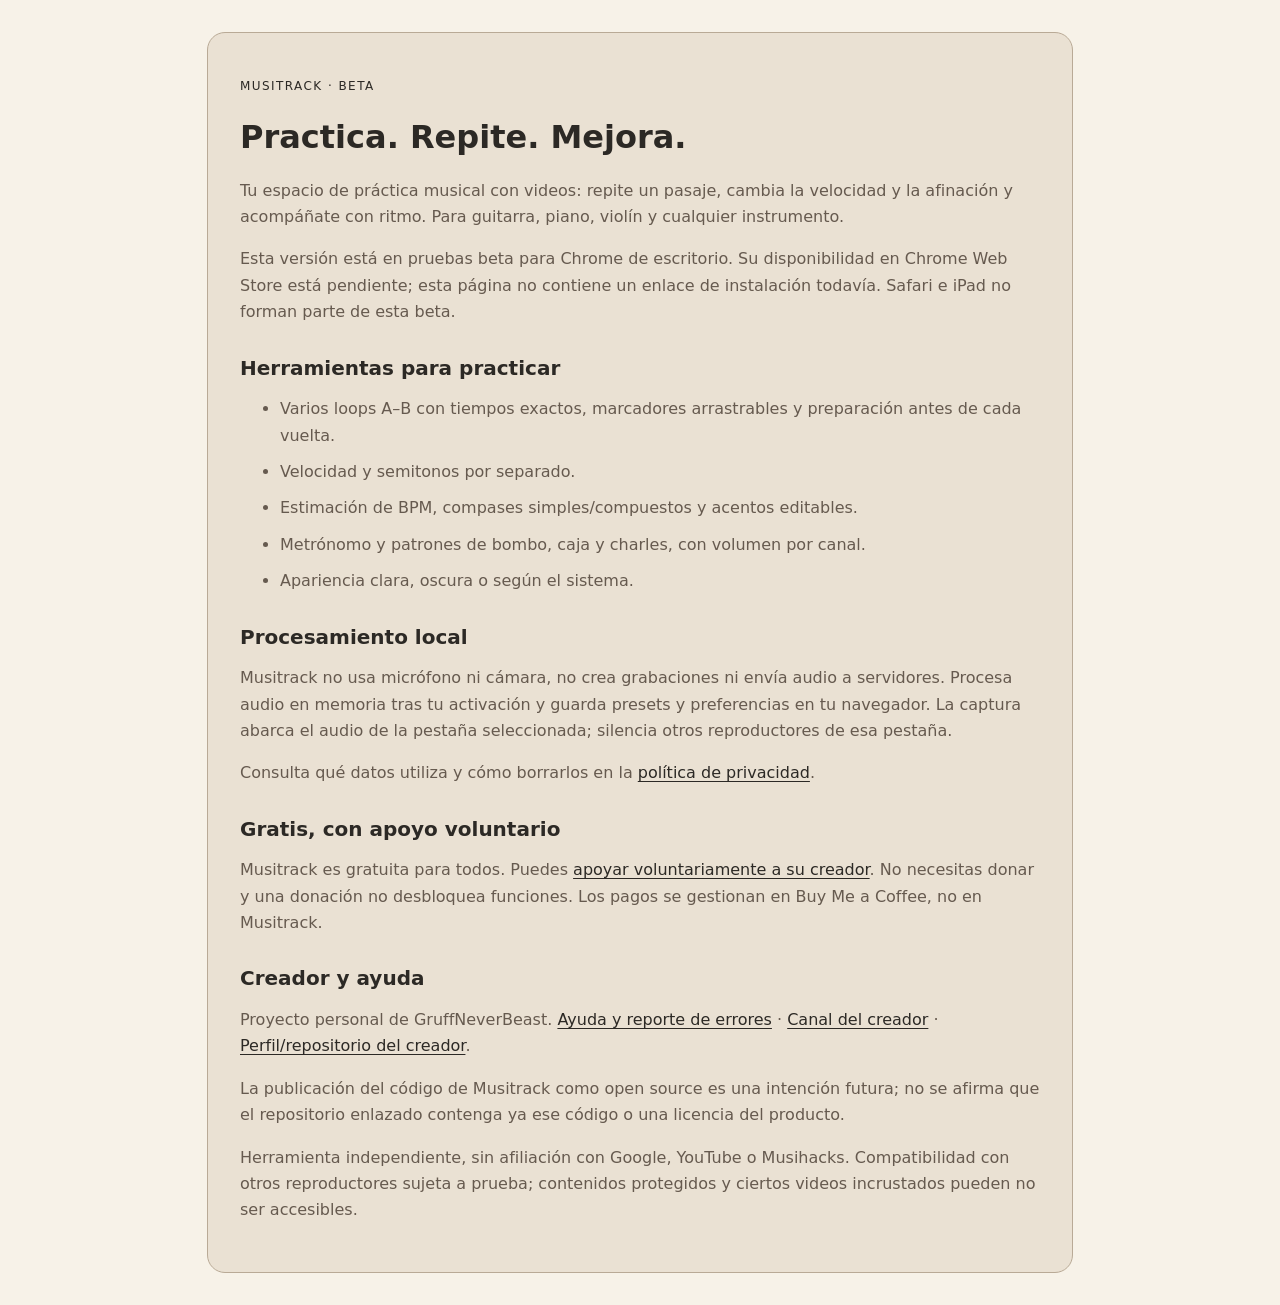
<file: index.html>
<!doctype html>
<html lang="es">
<head><meta charset="utf-8"><meta name="viewport" content="width=device-width,initial-scale=1"><title>Musitrack — práctica musical</title><meta name="description" content="Musitrack BETA: loops, afinación, velocidad, metrónomo y caja de ritmos para practicar música con videos."><link rel="stylesheet" href="pages.css"><link rel="stylesheet" href="appearance.css"></head>
<body><main>
<p class="eyebrow">MUSITRACK · BETA</p><h1>Practica. Repite. Mejora.</h1>
<p>Tu espacio de práctica musical con videos: repite un pasaje, cambia la velocidad y la afinación y acompáñate con ritmo. Para guitarra, piano, violín y cualquier instrumento.</p>
<p>Esta versión está en pruebas beta para Chrome de escritorio. Su disponibilidad en Chrome Web Store está pendiente; esta página no contiene un enlace de instalación todavía. Safari e iPad no forman parte de esta beta.</p>
<h2>Herramientas para practicar</h2><ul><li>Varios loops A–B con tiempos exactos, marcadores arrastrables y preparación antes de cada vuelta.</li><li>Velocidad y semitonos por separado.</li><li>Estimación de BPM, compases simples/compuestos y acentos editables.</li><li>Metrónomo y patrones de bombo, caja y charles, con volumen por canal.</li><li>Apariencia clara, oscura o según el sistema.</li></ul>
<h2>Procesamiento local</h2><p>Musitrack no usa micrófono ni cámara, no crea grabaciones ni envía audio a servidores. Procesa audio en memoria tras tu activación y guarda presets y preferencias en tu navegador. La captura abarca el audio de la pestaña seleccionada; silencia otros reproductores de esa pestaña.</p><p>Consulta qué datos utiliza y cómo borrarlos en la <a href="privacy.html">política de privacidad</a>.</p>
<h2>Gratis, con apoyo voluntario</h2><p>Musitrack es gratuita para todos. Puedes <a href="https://buymeacoffee.com/GruffNeverBeast" target="_blank" rel="noopener noreferrer">apoyar voluntariamente a su creador</a>. No necesitas donar y una donación no desbloquea funciones. Los pagos se gestionan en Buy Me a Coffee, no en Musitrack.</p>
<h2>Creador y ayuda</h2><p>Proyecto personal de GruffNeverBeast. <a href="support.html">Ayuda y reporte de errores</a> · <a href="https://www.youtube.com/@Grufneverbeast1000years" target="_blank" rel="noopener noreferrer">Canal del creador</a> · <a href="https://github.com/GruffNeverBeast/GruffNeverBeast" target="_blank" rel="noopener noreferrer">Perfil/repositorio del creador</a>.</p><p>La publicación del código de Musitrack como open source es una intención futura; no se afirma que el repositorio enlazado contenga ya ese código o una licencia del producto.</p>
<p>Herramienta independiente, sin afiliación con Google, YouTube o Musihacks. Compatibilidad con otros reproductores sujeta a prueba; contenidos protegidos y ciertos videos incrustados pueden no ser accesibles.</p>
</main><script src="appearance.js"></script></body></html>
</file>
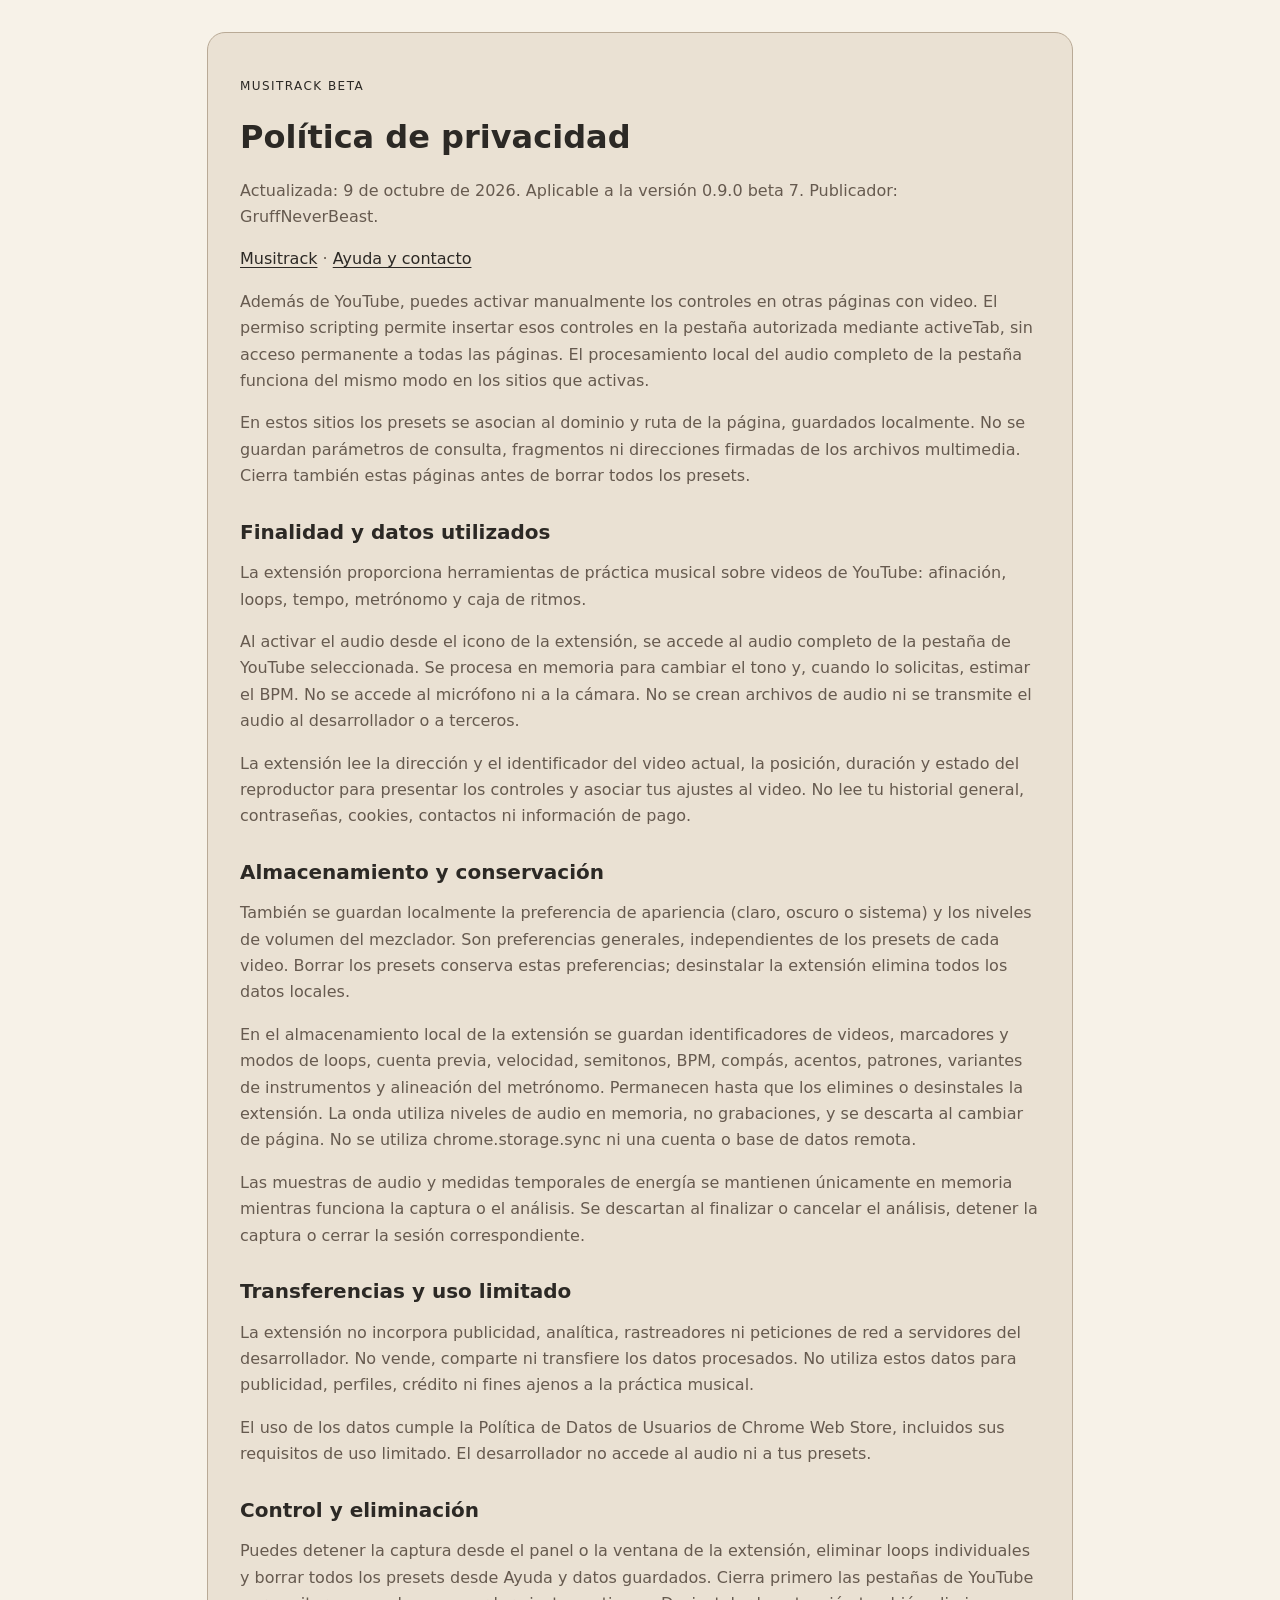
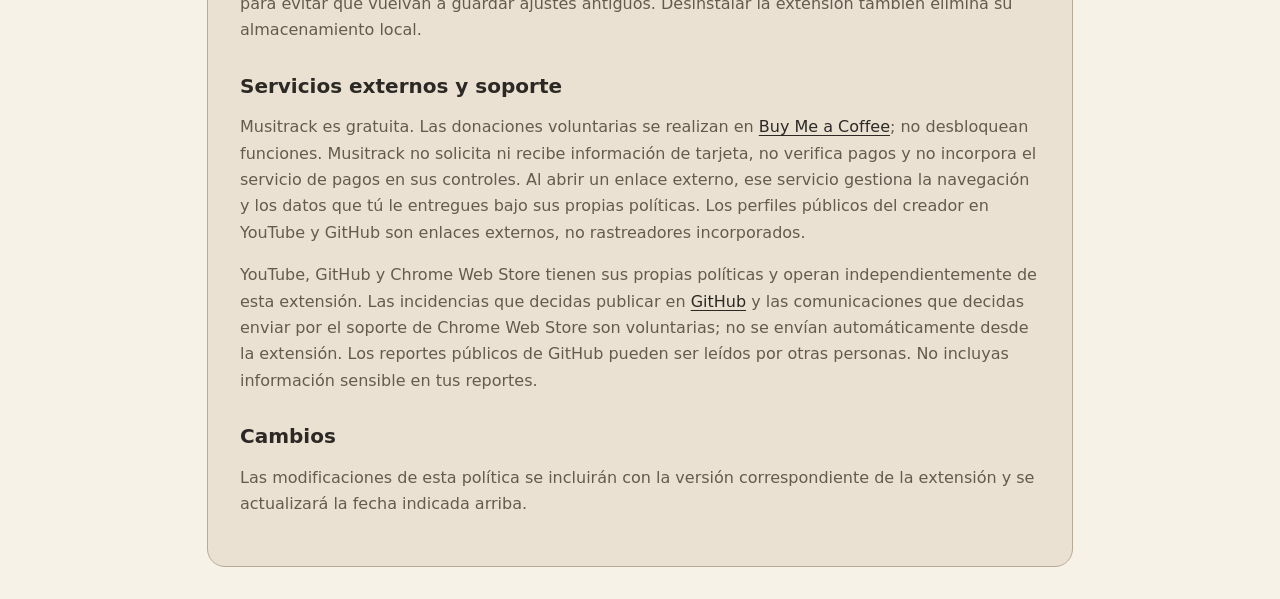
<file: privacy.html>
<!doctype html>
<html lang="es">
<head><meta charset="utf-8"><meta name="viewport" content="width=device-width, initial-scale=1"><title>Privacidad — Musitrack BETA</title><link rel="stylesheet" href="pages.css"><link rel="stylesheet" href="appearance.css"></head>
<body><main>
<p class="eyebrow">MUSITRACK BETA</p>
<h1>Política de privacidad</h1><p>Actualizada: 9 de octubre de 2026. Aplicable a la versión 0.9.0 beta 7. Publicador: GruffNeverBeast.</p><p><a href="index.html">Musitrack</a> · <a href="support.html">Ayuda y contacto</a></p>
<p>Además de YouTube, puedes activar manualmente los controles en otras páginas con video. El permiso scripting permite insertar esos controles en la pestaña autorizada mediante activeTab, sin acceso permanente a todas las páginas. El procesamiento local del audio completo de la pestaña funciona del mismo modo en los sitios que activas.</p>
<p>En estos sitios los presets se asocian al dominio y ruta de la página, guardados localmente. No se guardan parámetros de consulta, fragmentos ni direcciones firmadas de los archivos multimedia. Cierra también estas páginas antes de borrar todos los presets.</p>
<h2>Finalidad y datos utilizados</h2>
<p>La extensión proporciona herramientas de práctica musical sobre videos de YouTube: afinación, loops, tempo, metrónomo y caja de ritmos.</p>
<p>Al activar el audio desde el icono de la extensión, se accede al audio completo de la pestaña de YouTube seleccionada. Se procesa en memoria para cambiar el tono y, cuando lo solicitas, estimar el BPM. No se accede al micrófono ni a la cámara. No se crean archivos de audio ni se transmite el audio al desarrollador o a terceros.</p>
<p>La extensión lee la dirección y el identificador del video actual, la posición, duración y estado del reproductor para presentar los controles y asociar tus ajustes al video. No lee tu historial general, contraseñas, cookies, contactos ni información de pago.</p>
<h2>Almacenamiento y conservación</h2>
<p>También se guardan localmente la preferencia de apariencia (claro, oscuro o sistema) y los niveles de volumen del mezclador. Son preferencias generales, independientes de los presets de cada video. Borrar los presets conserva estas preferencias; desinstalar la extensión elimina todos los datos locales.</p>
<p>En el almacenamiento local de la extensión se guardan identificadores de videos, marcadores y modos de loops, cuenta previa, velocidad, semitonos, BPM, compás, acentos, patrones, variantes de instrumentos y alineación del metrónomo. Permanecen hasta que los elimines o desinstales la extensión. La onda utiliza niveles de audio en memoria, no grabaciones, y se descarta al cambiar de página. No se utiliza chrome.storage.sync ni una cuenta o base de datos remota.</p>
<p>Las muestras de audio y medidas temporales de energía se mantienen únicamente en memoria mientras funciona la captura o el análisis. Se descartan al finalizar o cancelar el análisis, detener la captura o cerrar la sesión correspondiente.</p>
<h2>Transferencias y uso limitado</h2>
<p>La extensión no incorpora publicidad, analítica, rastreadores ni peticiones de red a servidores del desarrollador. No vende, comparte ni transfiere los datos procesados. No utiliza estos datos para publicidad, perfiles, crédito ni fines ajenos a la práctica musical.</p>
<p>El uso de los datos cumple la Política de Datos de Usuarios de Chrome Web Store, incluidos sus requisitos de uso limitado. El desarrollador no accede al audio ni a tus presets.</p>
<h2>Control y eliminación</h2>
<p>Puedes detener la captura desde el panel o la ventana de la extensión, eliminar loops individuales y borrar todos los presets desde Ayuda y datos guardados. Cierra primero las pestañas de YouTube para evitar que vuelvan a guardar ajustes antiguos. Desinstalar la extensión también elimina su almacenamiento local.</p>
<h2>Servicios externos y soporte</h2>
<p>Musitrack es gratuita. Las donaciones voluntarias se realizan en <a href="https://buymeacoffee.com/GruffNeverBeast" target="_blank" rel="noopener noreferrer">Buy Me a Coffee</a>; no desbloquean funciones. Musitrack no solicita ni recibe información de tarjeta, no verifica pagos y no incorpora el servicio de pagos en sus controles. Al abrir un enlace externo, ese servicio gestiona la navegación y los datos que tú le entregues bajo sus propias políticas. Los perfiles públicos del creador en YouTube y GitHub son enlaces externos, no rastreadores incorporados.</p>
<p>YouTube, GitHub y Chrome Web Store tienen sus propias políticas y operan independientemente de esta extensión. Las incidencias que decidas publicar en <a href="https://github.com/GruffNeverBeast/musitrack-site/issues" target="_blank" rel="noopener noreferrer">GitHub</a> y las comunicaciones que decidas enviar por el soporte de Chrome Web Store son voluntarias; no se envían automáticamente desde la extensión. Los reportes públicos de GitHub pueden ser leídos por otras personas. No incluyas información sensible en tus reportes.</p>
<h2>Cambios</h2><p>Las modificaciones de esta política se incluirán con la versión correspondiente de la extensión y se actualizará la fecha indicada arriba.</p>
</main><script src="appearance.js"></script></body></html>
</file>
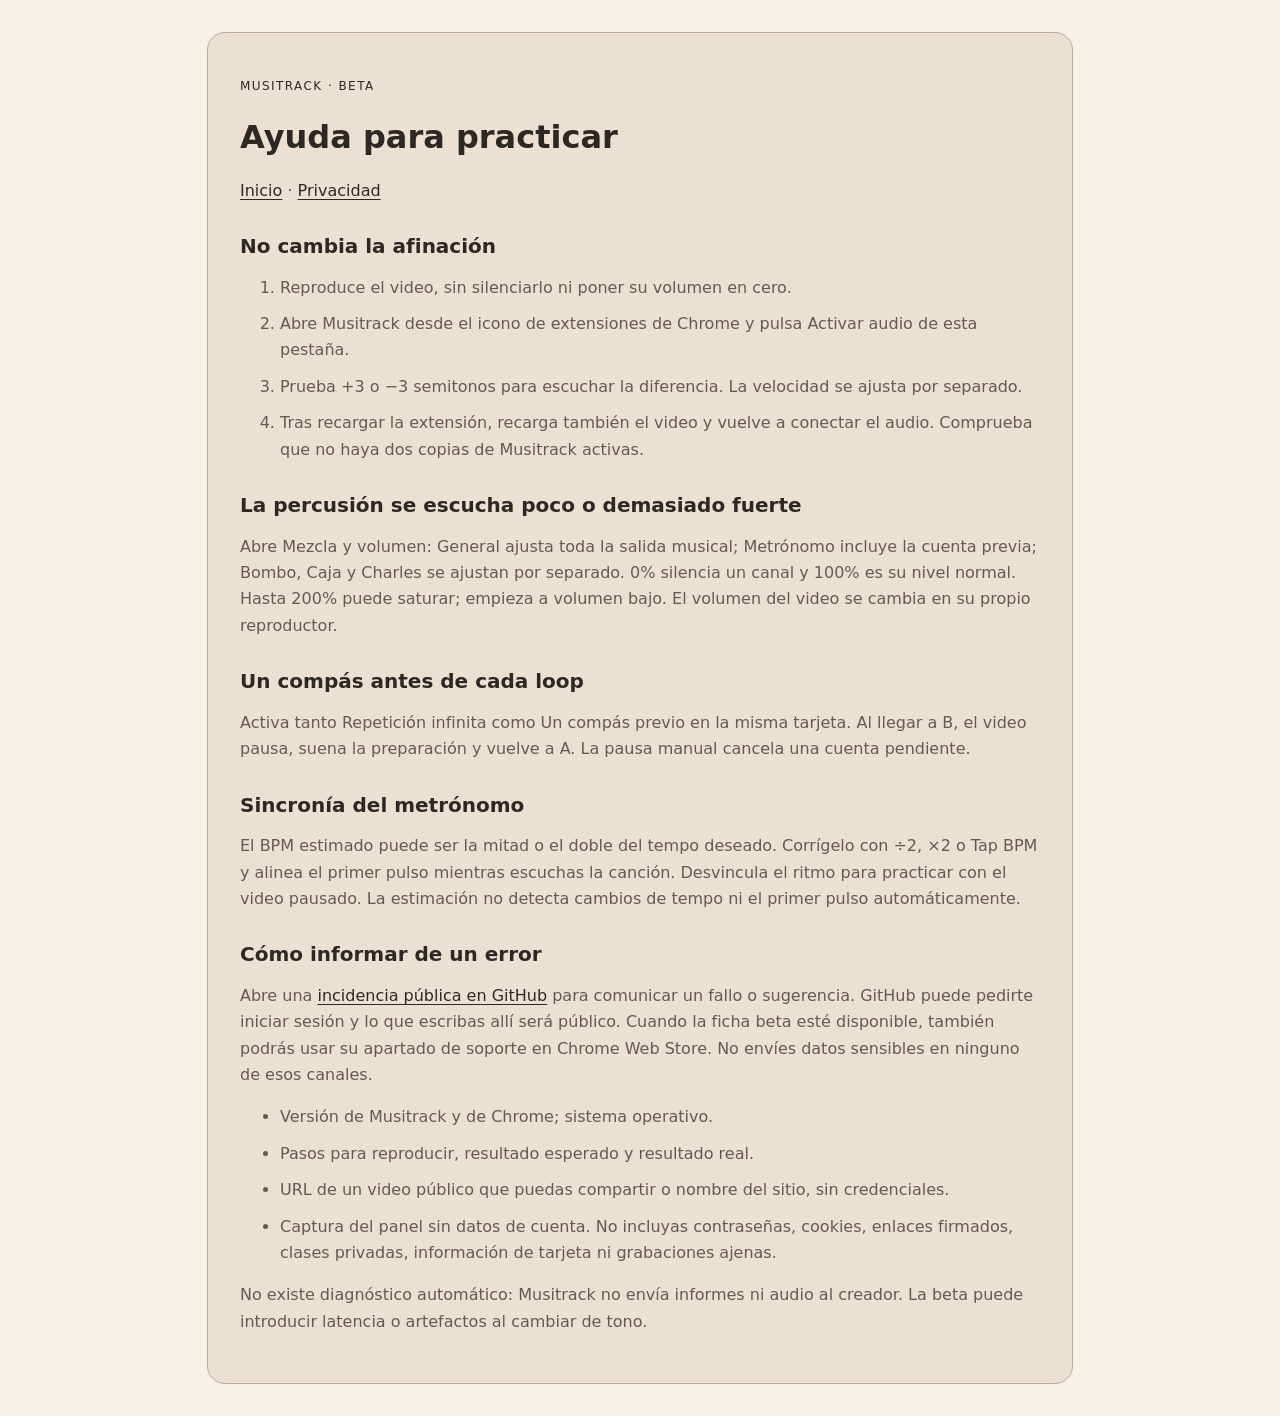
<file: support.html>
<!doctype html><html lang="es"><head><meta charset="utf-8"><meta name="viewport" content="width=device-width,initial-scale=1"><title>Ayuda — Musitrack</title><link rel="stylesheet" href="pages.css"><link rel="stylesheet" href="appearance.css"></head><body><main>
<p class="eyebrow">MUSITRACK · BETA</p><h1>Ayuda para practicar</h1><p><a href="index.html">Inicio</a> · <a href="privacy.html">Privacidad</a></p>
<h2>No cambia la afinación</h2><ol><li>Reproduce el video, sin silenciarlo ni poner su volumen en cero.</li><li>Abre Musitrack desde el icono de extensiones de Chrome y pulsa Activar audio de esta pestaña.</li><li>Prueba +3 o −3 semitonos para escuchar la diferencia. La velocidad se ajusta por separado.</li><li>Tras recargar la extensión, recarga también el video y vuelve a conectar el audio. Comprueba que no haya dos copias de Musitrack activas.</li></ol>
<h2>La percusión se escucha poco o demasiado fuerte</h2><p>Abre Mezcla y volumen: General ajusta toda la salida musical; Metrónomo incluye la cuenta previa; Bombo, Caja y Charles se ajustan por separado. 0% silencia un canal y 100% es su nivel normal. Hasta 200% puede saturar; empieza a volumen bajo. El volumen del video se cambia en su propio reproductor.</p>
<h2>Un compás antes de cada loop</h2><p>Activa tanto Repetición infinita como Un compás previo en la misma tarjeta. Al llegar a B, el video pausa, suena la preparación y vuelve a A. La pausa manual cancela una cuenta pendiente.</p>
<h2>Sincronía del metrónomo</h2><p>El BPM estimado puede ser la mitad o el doble del tempo deseado. Corrígelo con ÷2, ×2 o Tap BPM y alinea el primer pulso mientras escuchas la canción. Desvincula el ritmo para practicar con el video pausado. La estimación no detecta cambios de tempo ni el primer pulso automáticamente.</p>
<h2>Cómo informar de un error</h2><p>Abre una <a href="https://github.com/GruffNeverBeast/musitrack-site/issues/new" target="_blank" rel="noopener noreferrer">incidencia pública en GitHub</a> para comunicar un fallo o sugerencia. GitHub puede pedirte iniciar sesión y lo que escribas allí será público. Cuando la ficha beta esté disponible, también podrás usar su apartado de soporte en Chrome Web Store. No envíes datos sensibles en ninguno de esos canales.</p><ul><li>Versión de Musitrack y de Chrome; sistema operativo.</li><li>Pasos para reproducir, resultado esperado y resultado real.</li><li>URL de un video público que puedas compartir o nombre del sitio, sin credenciales.</li><li>Captura del panel sin datos de cuenta. No incluyas contraseñas, cookies, enlaces firmados, clases privadas, información de tarjeta ni grabaciones ajenas.</li></ul>
<p>No existe diagnóstico automático: Musitrack no envía informes ni audio al creador. La beta puede introducir latencia o artefactos al cambiar de tono.</p>
</main><script src="appearance.js"></script></body></html>
</file>
<file: pages.css>
:root { color-scheme:dark; font-family:system-ui,-apple-system,"Segoe UI",sans-serif; color:#f5ddbd; background:#181d26; }
body { margin:0; padding:32px 20px; }
main { max-width:800px; margin:auto; padding:32px; border:1px solid #48453f; border-radius:18px; background:#171c22; }
h1 { font-size:32px; } h2 { margin-top:30px; font-size:20px; }
p,li { line-height:1.65; color:#c4b49e; } li { margin-bottom:10px; }
a,.eyebrow { color:#899071; } .eyebrow { font-size:12px; letter-spacing:.12em; }
button { border:0; border-radius:9px; padding:12px 16px; font:inherit; background:#899071; color:#252528; cursor:pointer; }
button:disabled { opacity:.5; } button:focus-visible,a:focus-visible { outline:2px solid white; outline-offset:3px; }
#confirmClear { background:#d96f52; } [hidden] { display:none!important; }
@media(max-width:500px) { main { padding:20px; } h1 { font-size:26px; } }
</file>
<file: appearance.css>
:root {
  color-scheme:dark;
  --bg:#292824;--card:#383730;--recessed:#22211f;--text:#f2e6d0;
  --muted:#c7bbaa;--border:#57534a;--primary:#c8764e;--primary-action:#c8764e;--speed:#87936c;--pitch:#c4a35a;--on-primary:#211b17;
}
:root[data-theme="light"] {
  color-scheme:light;
  --bg:#f7f2e8;--card:#eae1d3;--recessed:#ddd2c2;--text:#2c2925;
  --muted:#665a4f;--border:#b9aa96;--primary:#b96239;--primary-action:#ae572f;--speed:#77875a;--pitch:#b58b37;--on-primary:#fff;
}
body { background:var(--bg);color:var(--text); }
main,.card { background:var(--card);border-color:var(--border); }
body > main { color:var(--text); }
p,li,.subtitle,.privacy,.status { color:var(--muted); }
a,.eyebrow { color:var(--text); }
a { text-decoration:underline;text-underline-offset:3px; }
.brand,output,.primary,#confirmClear,button { background:var(--primary-action);color:var(--on-primary); }
.primary:hover:not(:disabled) { background:var(--primary-action);filter:brightness(1.02); }
.secondary,.status { background:var(--recessed);color:var(--text); }
.status[data-status="active"] .status-dot { background:var(--speed);box-shadow:none; }
.status[data-status="starting"] .status-dot,.status[data-status="listening"] .status-dot { background:var(--pitch);box-shadow:none; }
.status[data-status="silent"] .status-dot,.status[data-status="error"] .status-dot { background:var(--primary);box-shadow:none; }
button:focus-visible,a:focus-visible,select:focus-visible { outline:2px solid var(--text);outline-offset:3px; }
.appearance-control { display:flex;align-items:center;justify-content:flex-end;gap:8px;margin:0 0 16px;font-size:12px;color:var(--muted); }
.appearance-control select { min-height:40px;padding:6px 10px;border:1px solid var(--border);border-radius:9px;background:var(--recessed);color:var(--text);font:inherit; }
</file>
